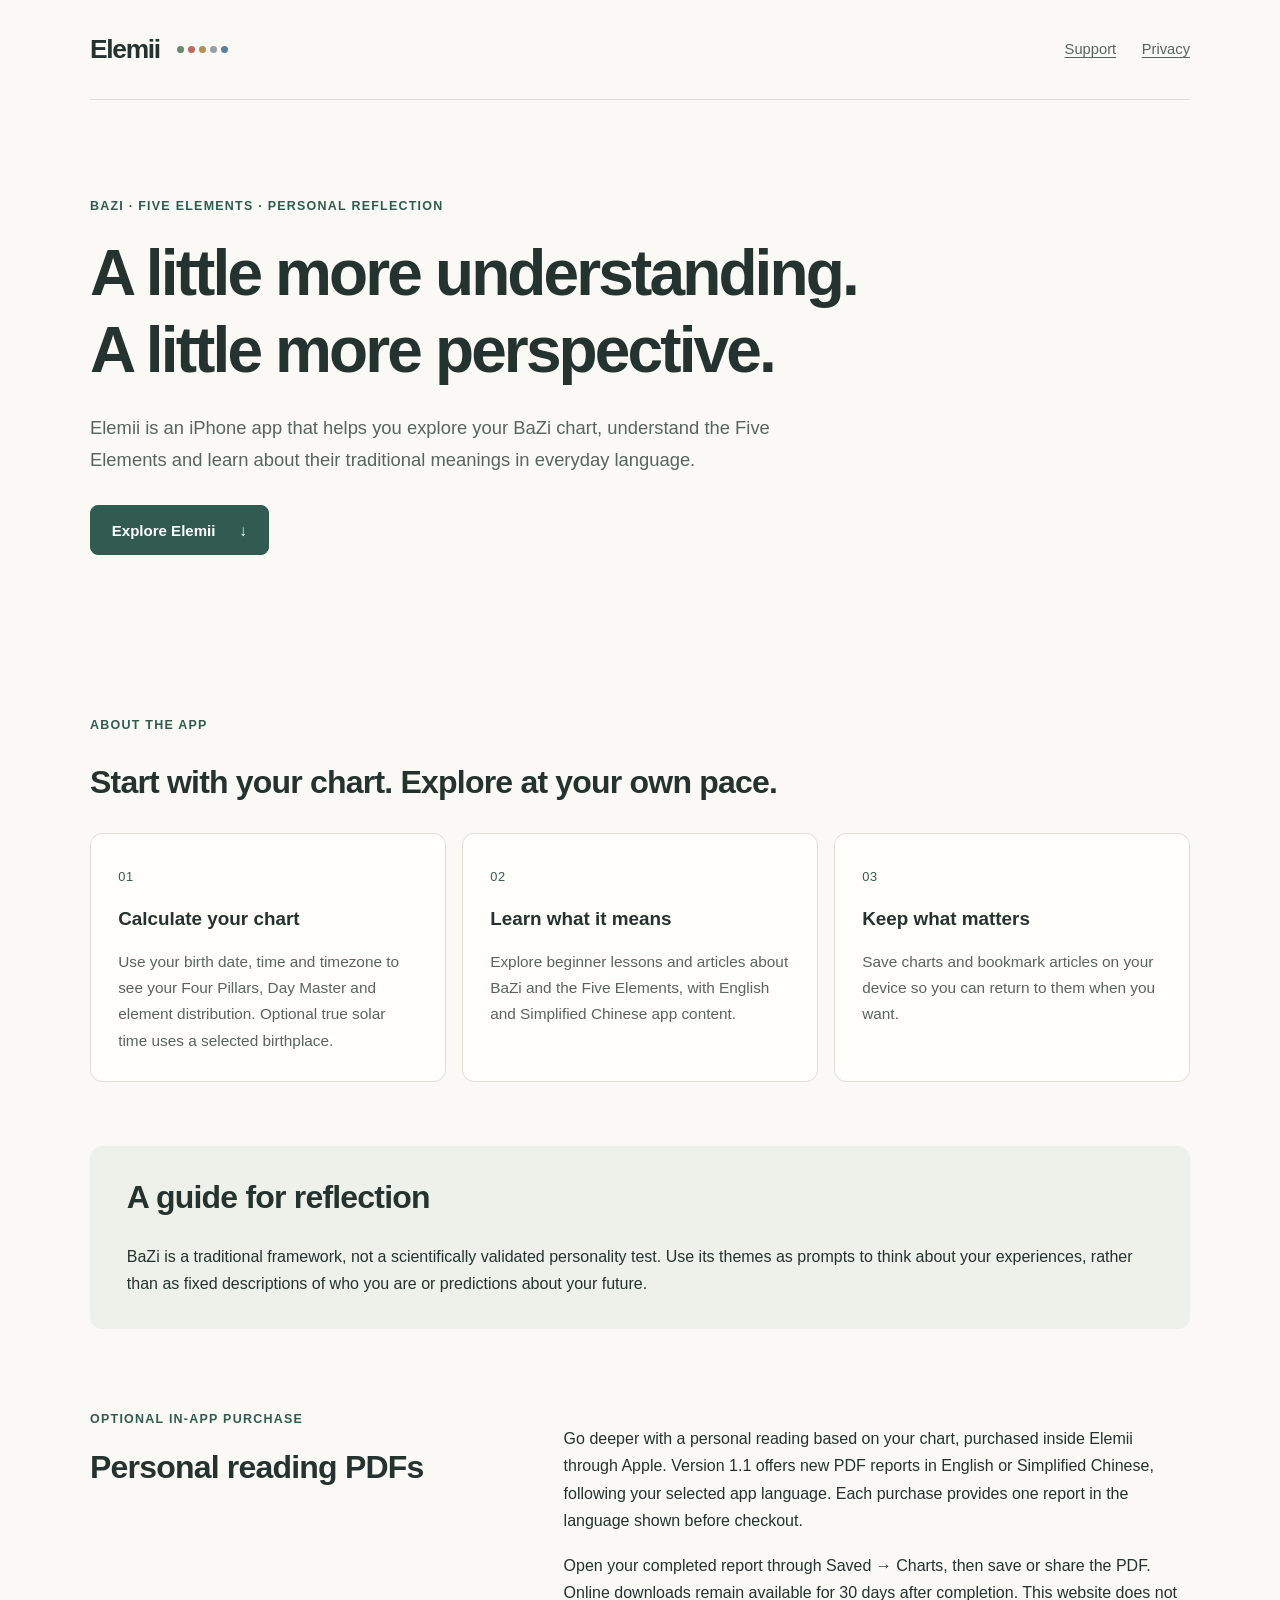
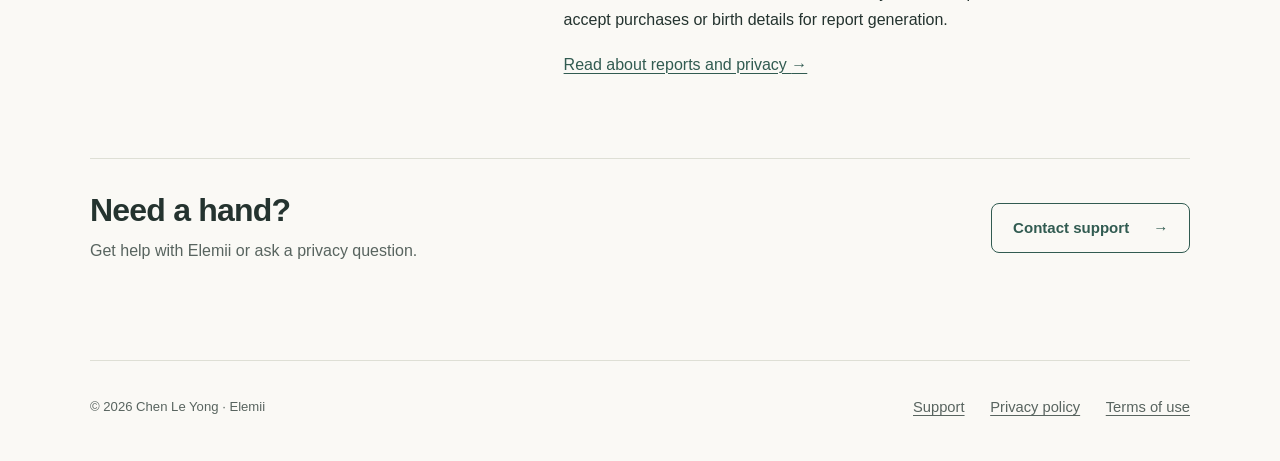
<file: index.html>
<!doctype html>
<html lang="en">
<head>
  <meta charset="utf-8">
  <meta name="viewport" content="width=device-width, initial-scale=1">
  <meta name="description" content="Elemii is an iPhone app for exploring BaZi charts, the Five Elements and traditional themes for personal reflection.">
  <!-- Google Search Console ownership verification. Keep this tag after verification. -->
  <meta name="google-site-verification" content="KrNtBixzUA-XeJLhUFb4iIisvm83Hkbp4ut1INCh5rQ" />
  <title>Elemii — BaZi &amp; the Five Elements</title>
  <link rel="stylesheet" href="styles.css">
</head>
<body>
  <a class="skip-link" href="#main">Skip to content</a>
  <header class="site-header">
    <a class="brand" href="index.html" aria-current="page">Elemii<span class="element-dots" aria-hidden="true"><i></i><i></i><i></i><i></i><i></i></span></a>
    <nav aria-label="Main navigation"><a href="support.html">Support</a><a href="privacy.html">Privacy</a></nav>
  </header>
  <main id="main">
    <section class="hero">
      <p class="eyebrow">BaZi · Five Elements · Personal reflection</p>
      <h1>A little more understanding.<br>A little more perspective.</h1>
      <p class="lead">Elemii is an iPhone app that helps you explore your BaZi chart, understand the Five Elements and learn about their traditional meanings in everyday language.</p>
      <a class="button" href="#about">Explore Elemii <span aria-hidden="true">↓</span></a>
    </section>
    <section id="about" aria-labelledby="about-title">
      <p class="eyebrow">About the app</p>
      <h2 id="about-title">Start with your chart. Explore at your own pace.</h2>
      <div class="cards">
        <article class="card"><span class="number" aria-hidden="true">01</span><h3>Calculate your chart</h3><p>Use your birth date, time and timezone to see your Four Pillars, Day Master and element distribution. Optional true solar time uses a selected birthplace.</p></article>
        <article class="card"><span class="number" aria-hidden="true">02</span><h3>Learn what it means</h3><p>Explore beginner lessons and articles about BaZi and the Five Elements, with English and Simplified Chinese app content.</p></article>
        <article class="card"><span class="number" aria-hidden="true">03</span><h3>Keep what matters</h3><p>Save charts and bookmark articles on your device so you can return to them when you want.</p></article>
      </div>
    </section>
    <section class="note" aria-labelledby="reflection-title">
      <h2 id="reflection-title">A guide for reflection</h2>
      <p>BaZi is a traditional framework, not a scientifically validated personality test. Use its themes as prompts to think about your experiences, rather than as fixed descriptions of who you are or predictions about your future.</p>
    </section>
    <section class="split" aria-labelledby="report-title">
      <div><p class="eyebrow">Optional in-app purchase</p><h2 id="report-title">Personal reading PDFs</h2></div>
      <div><p>Go deeper with a personal reading based on your chart, purchased inside Elemii through Apple. Version 1.1 offers new PDF reports in English or Simplified Chinese, following your selected app language. Each purchase provides one report in the language shown before checkout.</p><p>Open your completed report through Saved → Charts, then save or share the PDF. Online downloads remain available for 30 days after completion. This website does not accept purchases or birth details for report generation.</p><a href="privacy.html#report-tests">Read about reports and privacy <span aria-hidden="true">→</span></a></div>
    </section>
    <section class="contact-strip" aria-labelledby="contact-title"><div><h2 id="contact-title">Need a hand?</h2><p>Get help with Elemii or ask a privacy question.</p></div><a class="button secondary" href="support.html">Contact support <span aria-hidden="true">→</span></a></section>
  </main>
  <footer class="site-footer"><span>© 2026 Chen Le Yong · Elemii</span><nav aria-label="Footer"><a href="support.html">Support</a><a href="privacy.html">Privacy policy</a><a href="terms.html">Terms of use</a></nav></footer>
</body>
</html>
</file>
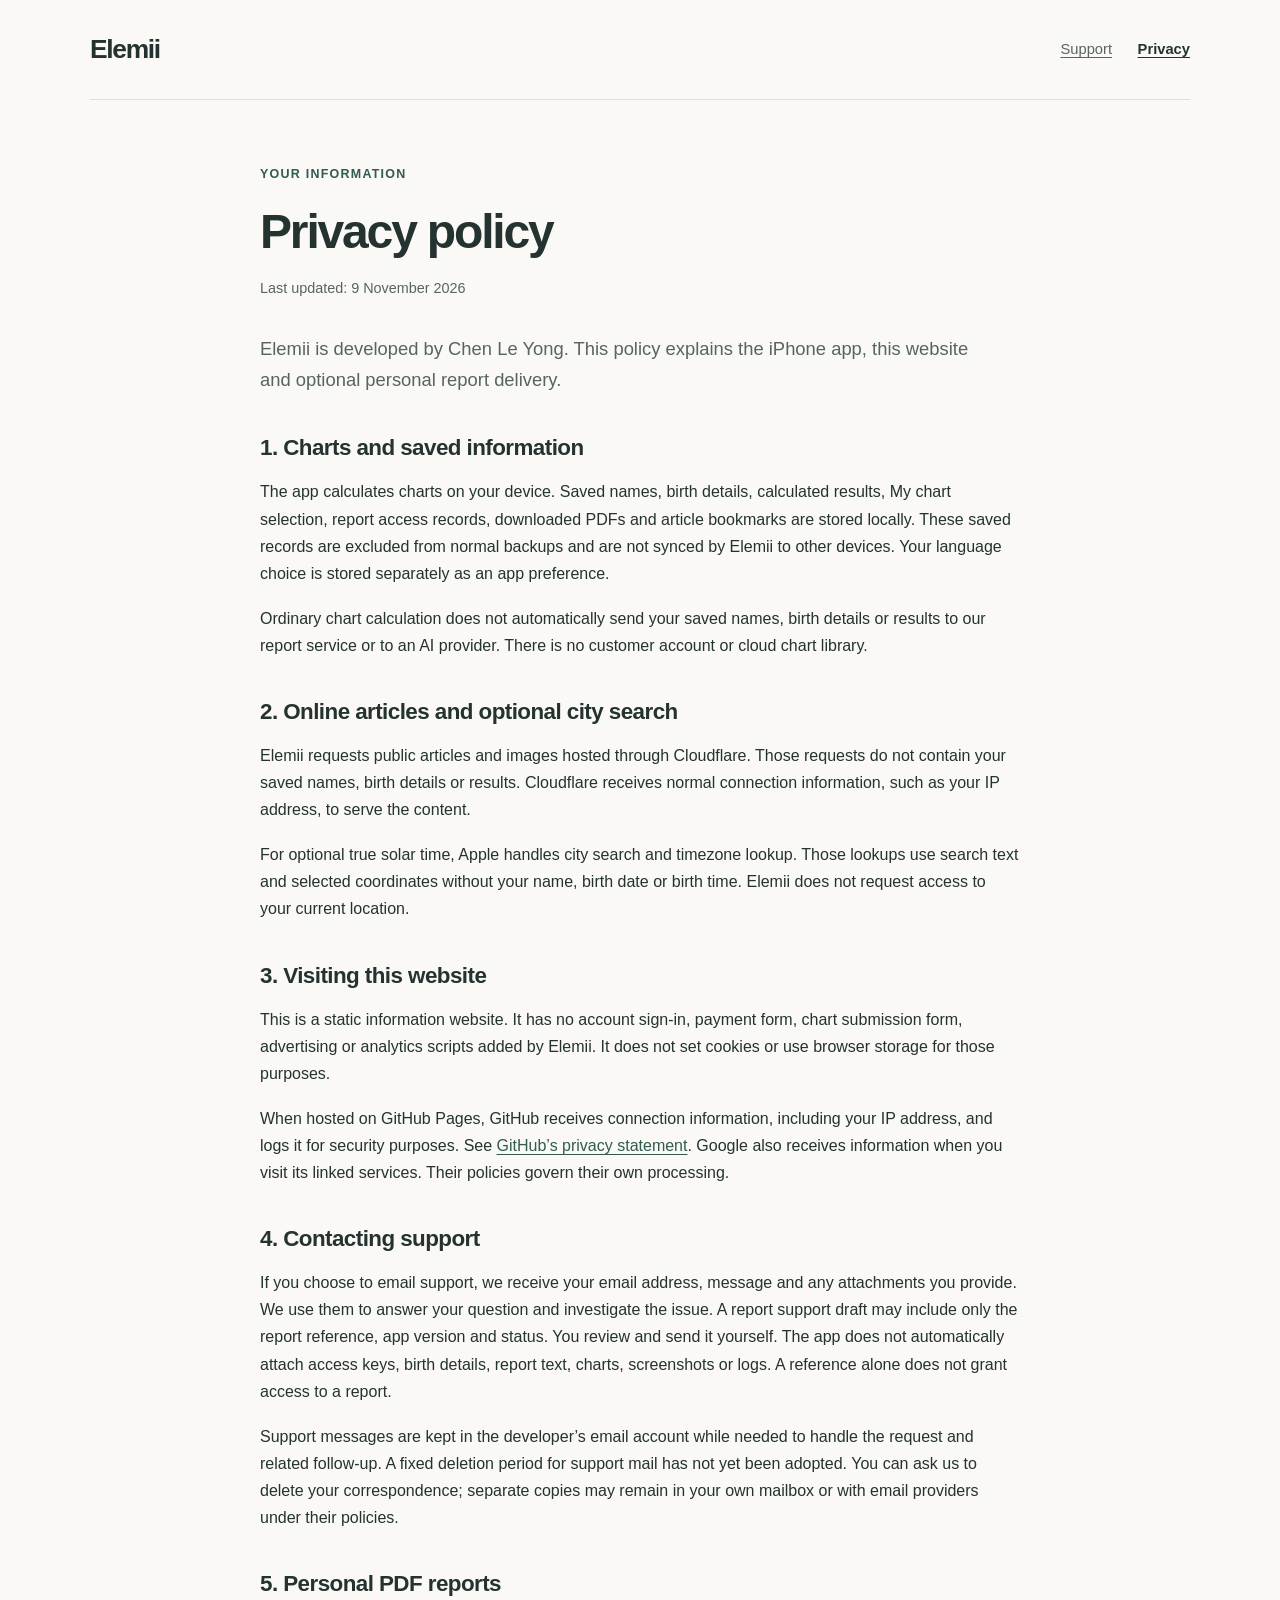
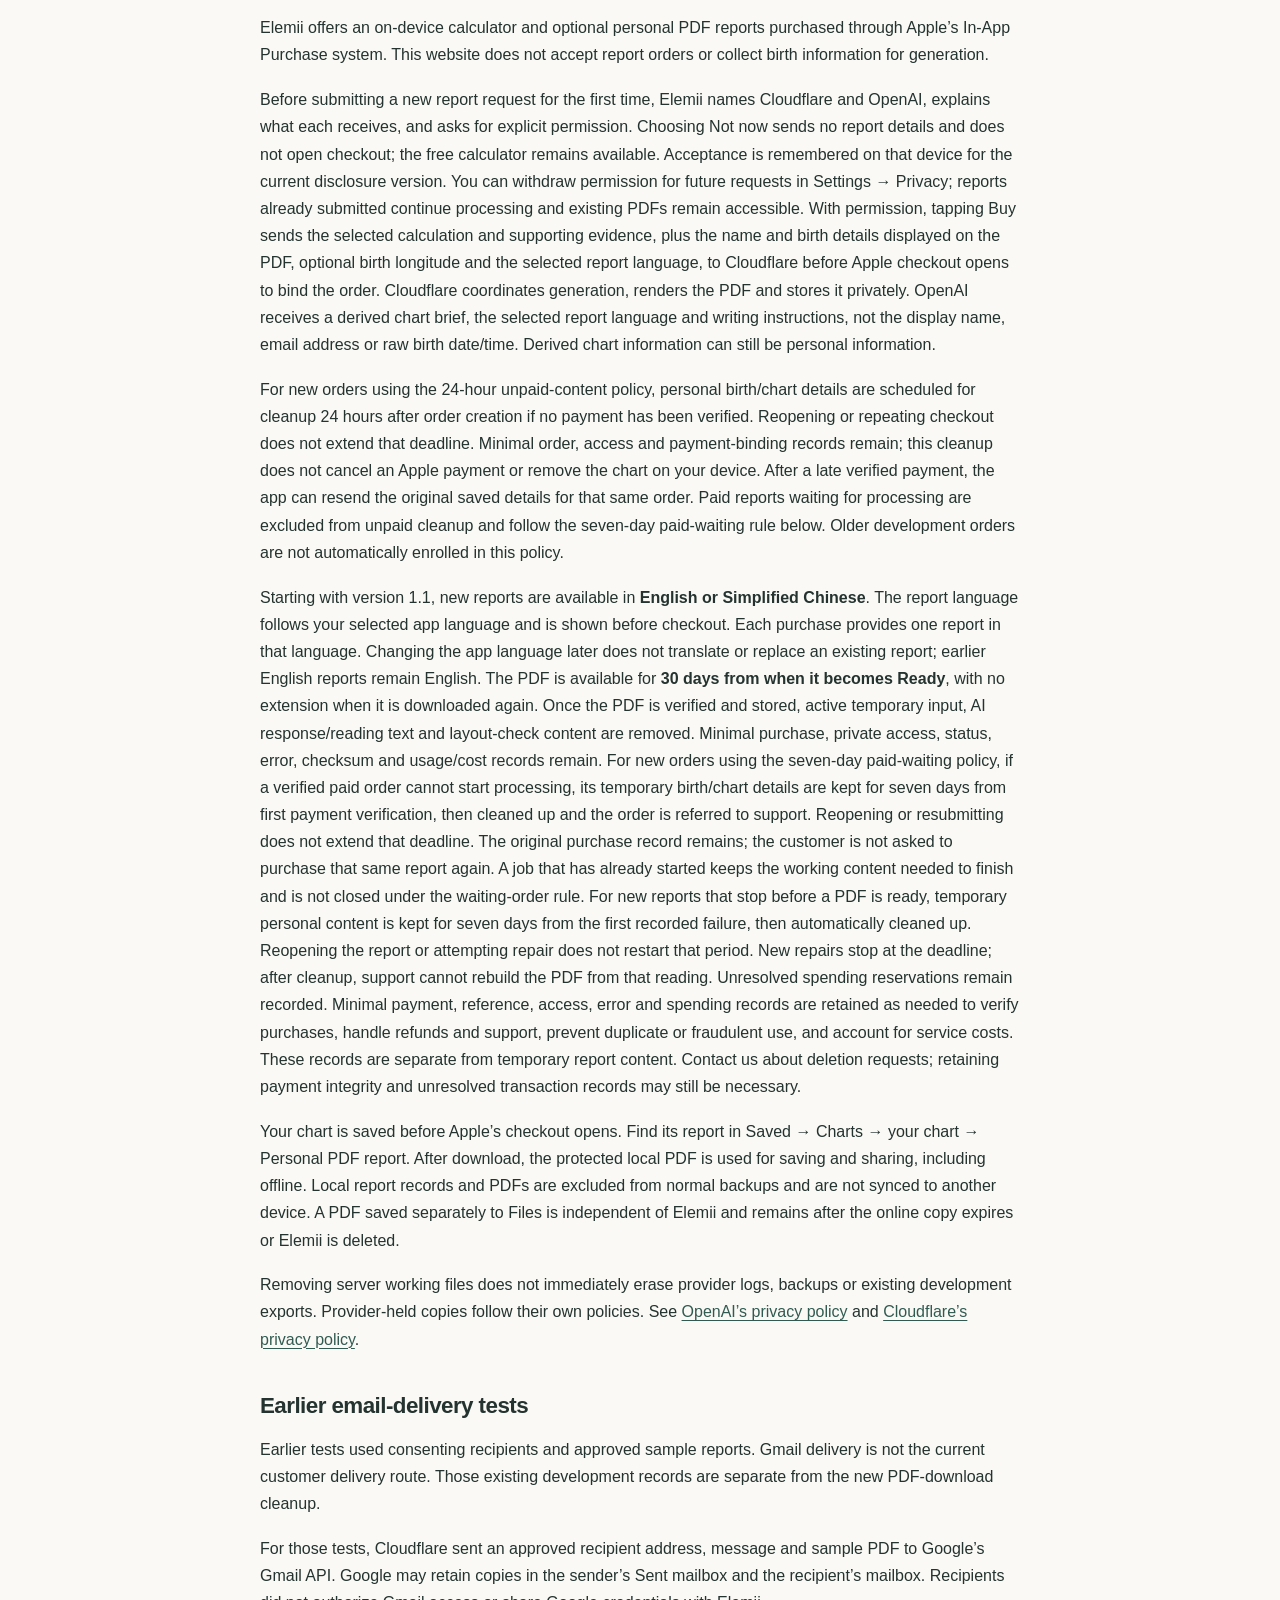
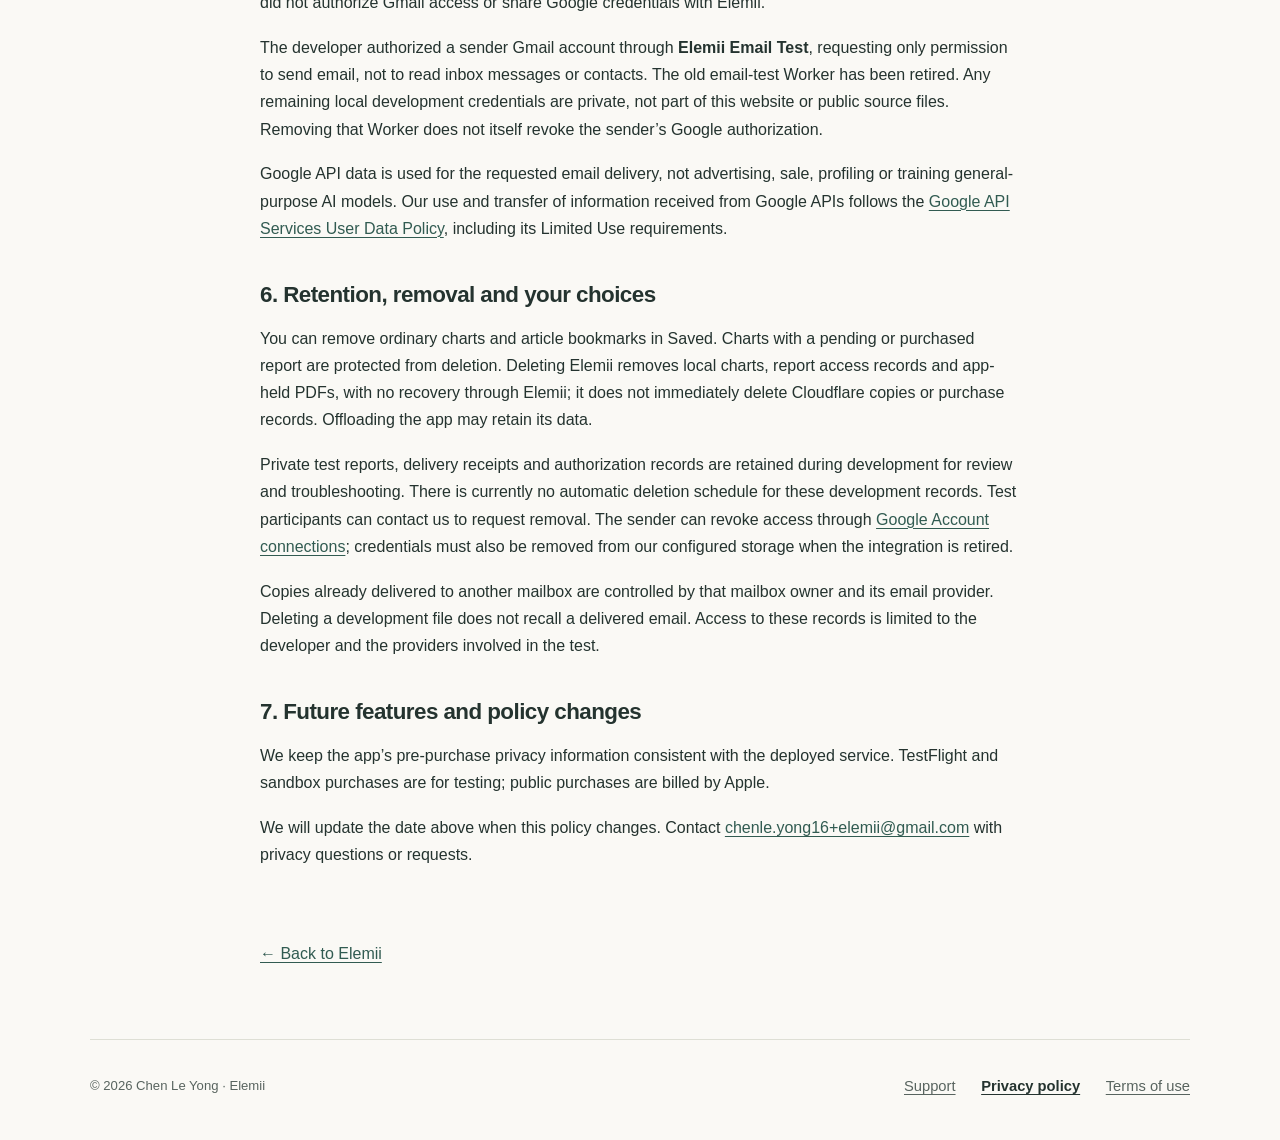
<file: privacy.html>
<!doctype html>
<html lang="en">
<head>
  <meta charset="utf-8">
  <meta name="viewport" content="width=device-width, initial-scale=1">
  <meta name="description" content="How Elemii handles local chart data, PDF reports, support messages and website visits.">
  <title>Privacy policy — Elemii</title>
  <link rel="stylesheet" href="styles.css">
</head>
<body>
  <a class="skip-link" href="#main">Skip to content</a>
  <header class="site-header"><a class="brand" href="index.html">Elemii</a><nav aria-label="Main navigation"><a href="support.html">Support</a><a href="privacy.html" aria-current="page">Privacy</a></nav></header>
  <main id="main" class="document">
    <p class="eyebrow">Your information</p><h1>Privacy policy</h1><p class="updated">Last updated: 9 November 2026</p>
    <p class="lead">Elemii is developed by Chen Le Yong. This policy explains the iPhone app, this website and optional personal report delivery.</p>
    <section><h2>1. Charts and saved information</h2><p>The app calculates charts on your device. Saved names, birth details, calculated results, My chart selection, report access records, downloaded PDFs and article bookmarks are stored locally. These saved records are excluded from normal backups and are not synced by Elemii to other devices. Your language choice is stored separately as an app preference.</p><p>Ordinary chart calculation does not automatically send your saved names, birth details or results to our report service or to an AI provider. There is no customer account or cloud chart library.</p></section>
    <section><h2>2. Online articles and optional city search</h2><p>Elemii requests public articles and images hosted through Cloudflare. Those requests do not contain your saved names, birth details or results. Cloudflare receives normal connection information, such as your IP address, to serve the content.</p><p>For optional true solar time, Apple handles city search and timezone lookup. Those lookups use search text and selected coordinates without your name, birth date or birth time. Elemii does not request access to your current location.</p></section>
    <section><h2>3. Visiting this website</h2><p>This is a static information website. It has no account sign-in, payment form, chart submission form, advertising or analytics scripts added by Elemii. It does not set cookies or use browser storage for those purposes.</p><p>When hosted on GitHub Pages, GitHub receives connection information, including your IP address, and logs it for security purposes. See <a href="https://docs.github.com/en/site-policy/privacy-policies/github-general-privacy-statement">GitHub’s privacy statement</a>. Google also receives information when you visit its linked services. Their policies govern their own processing.</p></section>
    <section><h2>4. Contacting support</h2><p>If you choose to email support, we receive your email address, message and any attachments you provide. We use them to answer your question and investigate the issue. A report support draft may include only the report reference, app version and status. You review and send it yourself. The app does not automatically attach access keys, birth details, report text, charts, screenshots or logs. A reference alone does not grant access to a report.</p><p>Support messages are kept in the developer’s email account while needed to handle the request and related follow-up. A fixed deletion period for support mail has not yet been adopted. You can ask us to delete your correspondence; separate copies may remain in your own mailbox or with email providers under their policies.</p></section>
    <section id="report-tests"><h2>5. Personal PDF reports</h2><p>Elemii offers an on-device calculator and optional personal PDF reports purchased through Apple’s In-App Purchase system. This website does not accept report orders or collect birth information for generation.</p><p>Before submitting a new report request for the first time, Elemii names Cloudflare and OpenAI, explains what each receives, and asks for explicit permission. Choosing Not now sends no report details and does not open checkout; the free calculator remains available. Acceptance is remembered on that device for the current disclosure version. You can withdraw permission for future requests in Settings → Privacy; reports already submitted continue processing and existing PDFs remain accessible. With permission, tapping Buy sends the selected calculation and supporting evidence, plus the name and birth details displayed on the PDF, optional birth longitude and the selected report language, to Cloudflare before Apple checkout opens to bind the order. Cloudflare coordinates generation, renders the PDF and stores it privately. OpenAI receives a derived chart brief, the selected report language and writing instructions, not the display name, email address or raw birth date/time. Derived chart information can still be personal information.</p><p>For new orders using the 24-hour unpaid-content policy, personal birth/chart details are scheduled for cleanup 24 hours after order creation if no payment has been verified. Reopening or repeating checkout does not extend that deadline. Minimal order, access and payment-binding records remain; this cleanup does not cancel an Apple payment or remove the chart on your device. After a late verified payment, the app can resend the original saved details for that same order. Paid reports waiting for processing are excluded from unpaid cleanup and follow the seven-day paid-waiting rule below. Older development orders are not automatically enrolled in this policy.</p><p>Starting with version 1.1, new reports are available in <strong>English or Simplified Chinese</strong>. The report language follows your selected app language and is shown before checkout. Each purchase provides one report in that language. Changing the app language later does not translate or replace an existing report; earlier English reports remain English. The PDF is available for <strong>30 days from when it becomes Ready</strong>, with no extension when it is downloaded again. Once the PDF is verified and stored, active temporary input, AI response/reading text and layout-check content are removed. Minimal purchase, private access, status, error, checksum and usage/cost records remain. For new orders using the seven-day paid-waiting policy, if a verified paid order cannot start processing, its temporary birth/chart details are kept for seven days from first payment verification, then cleaned up and the order is referred to support. Reopening or resubmitting does not extend that deadline. The original purchase record remains; the customer is not asked to purchase that same report again. A job that has already started keeps the working content needed to finish and is not closed under the waiting-order rule. For new reports that stop before a PDF is ready, temporary personal content is kept for seven days from the first recorded failure, then automatically cleaned up. Reopening the report or attempting repair does not restart that period. New repairs stop at the deadline; after cleanup, support cannot rebuild the PDF from that reading. Unresolved spending reservations remain recorded. Minimal payment, reference, access, error and spending records are retained as needed to verify purchases, handle refunds and support, prevent duplicate or fraudulent use, and account for service costs. These records are separate from temporary report content. Contact us about deletion requests; retaining payment integrity and unresolved transaction records may still be necessary.</p><p>Your chart is saved before Apple’s checkout opens. Find its report in Saved → Charts → your chart → Personal PDF report. After download, the protected local PDF is used for saving and sharing, including offline. Local report records and PDFs are excluded from normal backups and are not synced to another device. A PDF saved separately to Files is independent of Elemii and remains after the online copy expires or Elemii is deleted.</p><p>Removing server working files does not immediately erase provider logs, backups or existing development exports. Provider-held copies follow their own policies. See <a href="https://openai.com/policies/privacy-policy/">OpenAI’s privacy policy</a> and <a href="https://www.cloudflare.com/privacypolicy/">Cloudflare’s privacy policy</a>.</p></section>
    <section><h2>Earlier email-delivery tests</h2><p>Earlier tests used consenting recipients and approved sample reports. Gmail delivery is not the current customer delivery route. Those existing development records are separate from the new PDF-download cleanup.</p><p>For those tests, Cloudflare sent an approved recipient address, message and sample PDF to Google’s Gmail API. Google may retain copies in the sender’s Sent mailbox and the recipient’s mailbox. Recipients did not authorize Gmail access or share Google credentials with Elemii.</p><p>The developer authorized a sender Gmail account through <strong>Elemii Email Test</strong>, requesting only permission to send email, not to read inbox messages or contacts. The old email-test Worker has been retired. Any remaining local development credentials are private, not part of this website or public source files. Removing that Worker does not itself revoke the sender’s Google authorization.</p><p>Google API data is used for the requested email delivery, not advertising, sale, profiling or training general-purpose AI models. Our use and transfer of information received from Google APIs follows the <a href="https://developers.google.com/terms/api-services-user-data-policy">Google API Services User Data Policy</a>, including its Limited Use requirements.</p></section>
    <section><h2>6. Retention, removal and your choices</h2><p>You can remove ordinary charts and article bookmarks in Saved. Charts with a pending or purchased report are protected from deletion. Deleting Elemii removes local charts, report access records and app-held PDFs, with no recovery through Elemii; it does not immediately delete Cloudflare copies or purchase records. Offloading the app may retain its data.</p><p>Private test reports, delivery receipts and authorization records are retained during development for review and troubleshooting. There is currently no automatic deletion schedule for these development records. Test participants can contact us to request removal. The sender can revoke access through <a href="https://myaccount.google.com/connections">Google Account connections</a>; credentials must also be removed from our configured storage when the integration is retired.</p><p>Copies already delivered to another mailbox are controlled by that mailbox owner and its email provider. Deleting a development file does not recall a delivered email. Access to these records is limited to the developer and the providers involved in the test.</p></section>
    <section><h2>7. Future features and policy changes</h2><p>We keep the app’s pre-purchase privacy information consistent with the deployed service. TestFlight and sandbox purchases are for testing; public purchases are billed by Apple.</p><p>We will update the date above when this policy changes. Contact <a href="mailto:chenle.yong16+elemii@gmail.com">chenle.yong16+elemii@gmail.com</a> with privacy questions or requests.</p></section>
    <a class="back-link" href="index.html">← Back to Elemii</a>
  </main>
  <footer class="site-footer"><span>© 2026 Chen Le Yong · Elemii</span><nav aria-label="Footer"><a href="support.html">Support</a><a href="privacy.html" aria-current="page">Privacy policy</a><a href="terms.html">Terms of use</a></nav></footer>
</body>
</html>
</file>
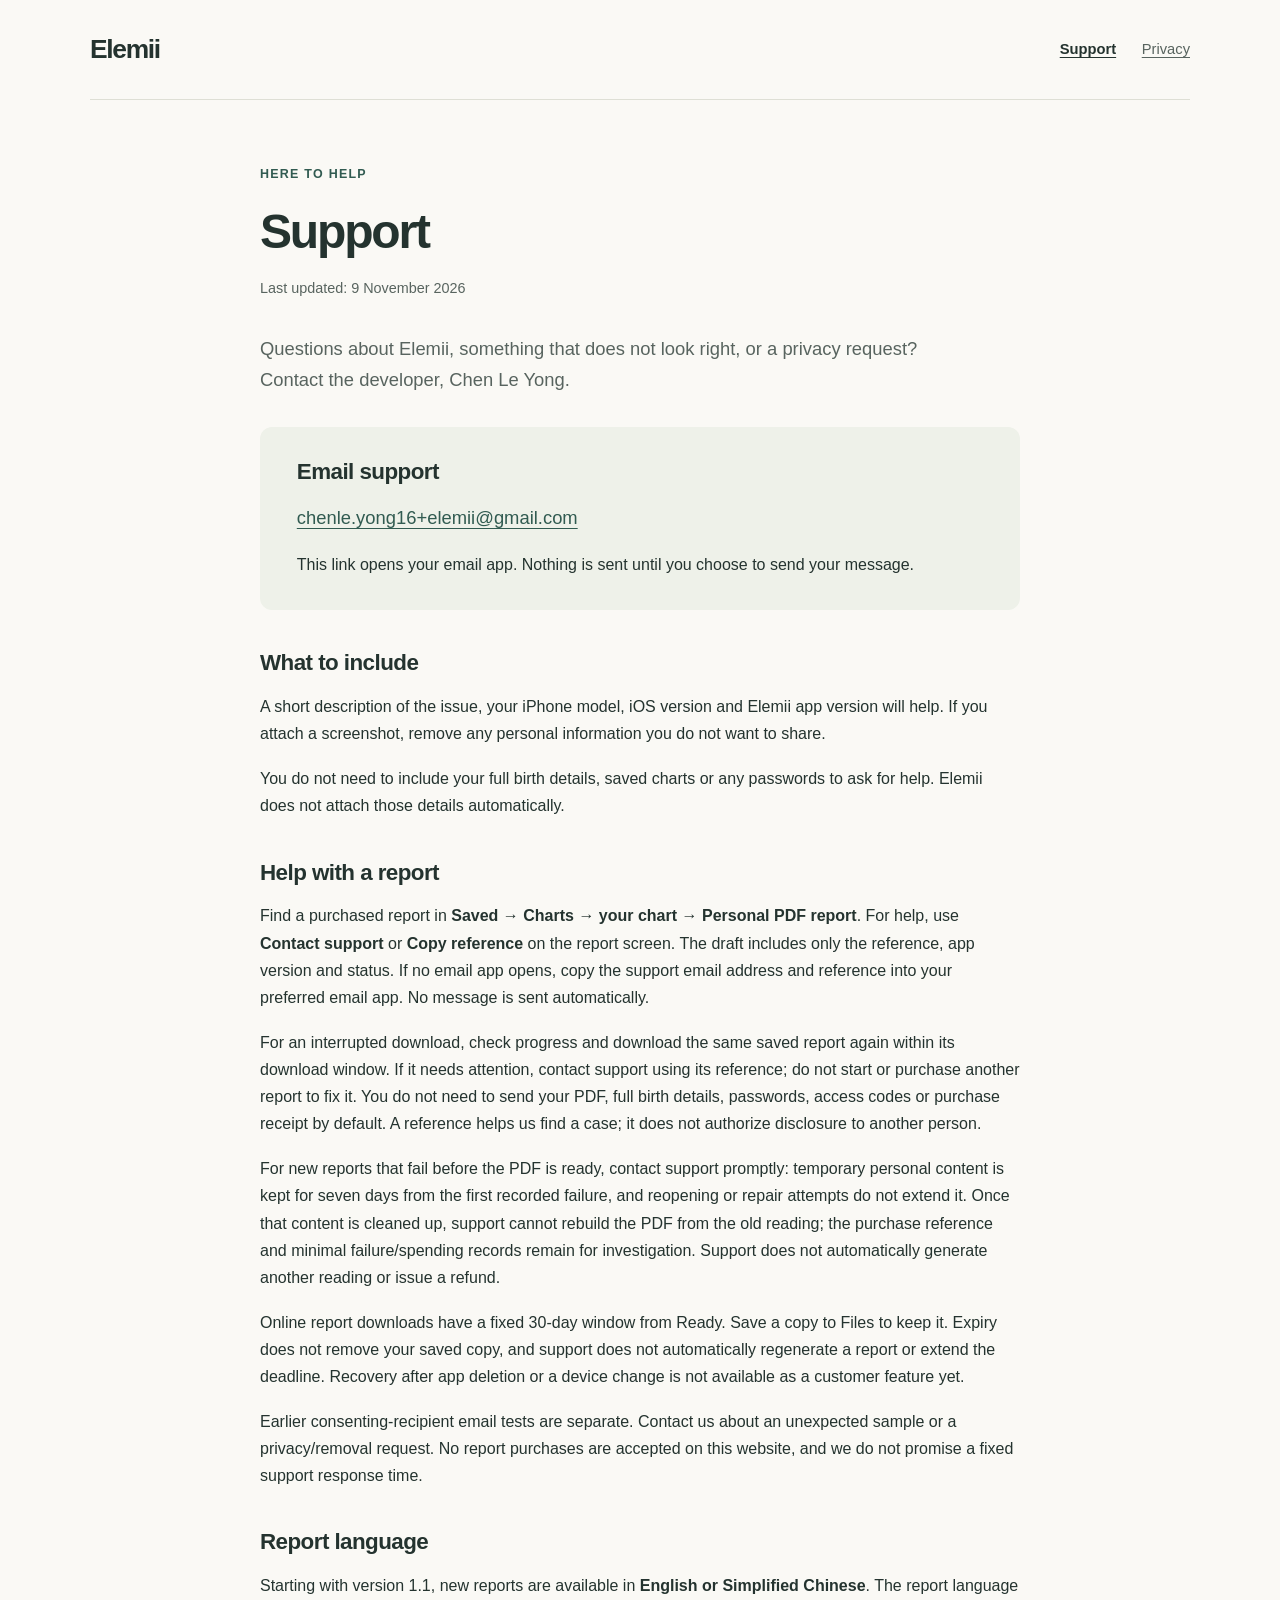
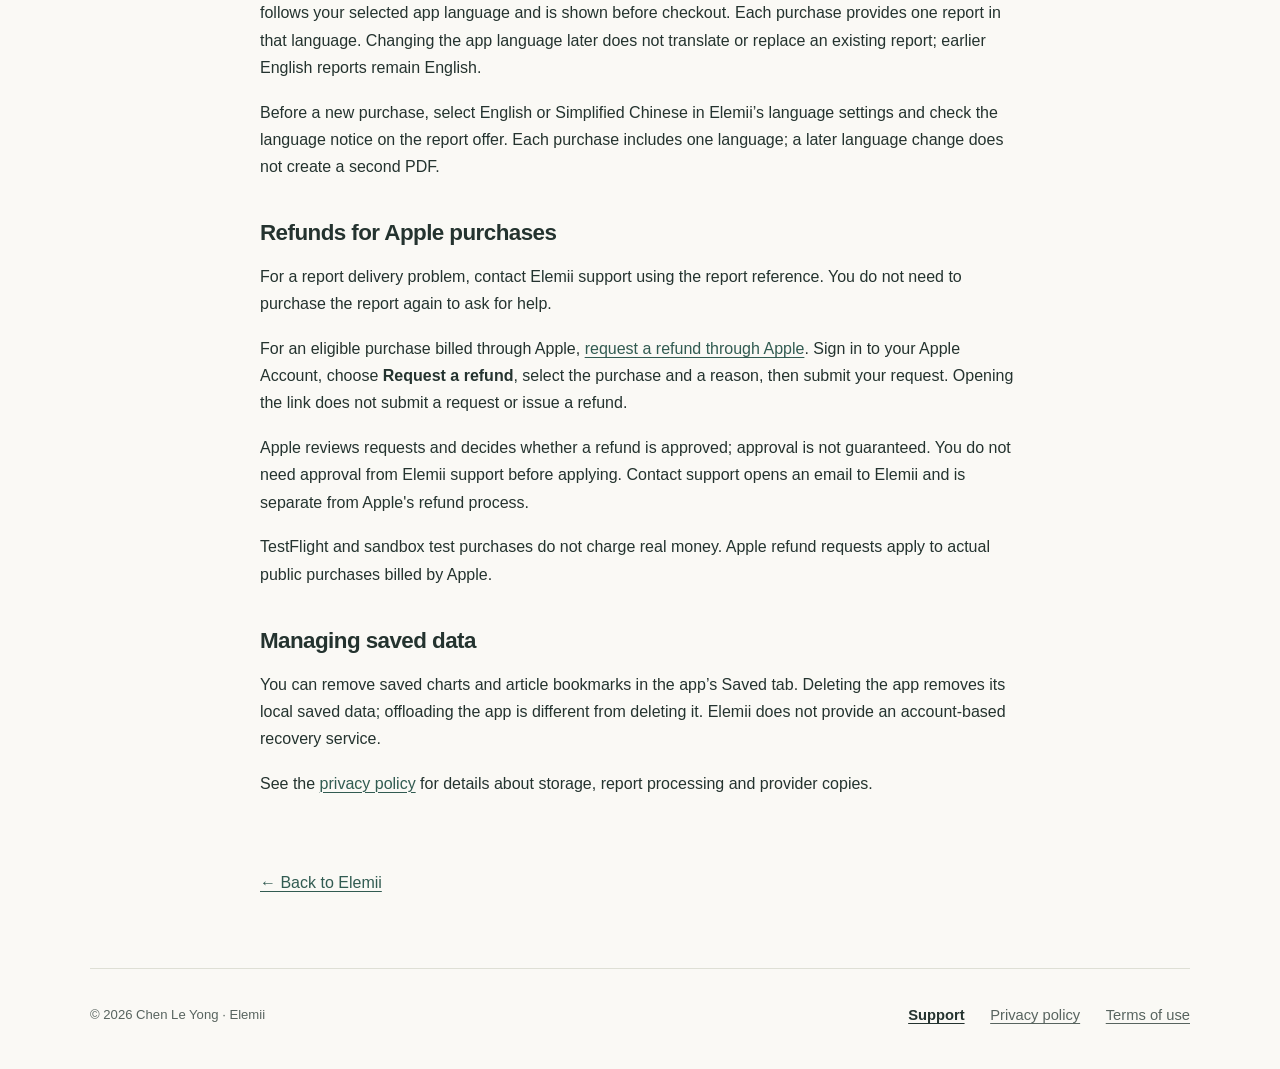
<file: support.html>
<!doctype html>
<html lang="en">
<head>
  <meta charset="utf-8">
  <meta name="viewport" content="width=device-width, initial-scale=1">
  <meta name="description" content="Contact Elemii support for help with the app, chart inputs or privacy questions.">
  <title>Support — Elemii</title>
  <link rel="stylesheet" href="styles.css">
</head>
<body>
  <a class="skip-link" href="#main">Skip to content</a>
  <header class="site-header"><a class="brand" href="index.html">Elemii</a><nav aria-label="Main navigation"><a href="support.html" aria-current="page">Support</a><a href="privacy.html">Privacy</a></nav></header>
  <main id="main" class="document">
    <p class="eyebrow">Here to help</p><h1>Support</h1><p class="updated">Last updated: 9 November 2026</p>
    <p class="lead">Questions about Elemii, something that does not look right, or a privacy request? Contact the developer, Chen Le Yong.</p>
    <div class="note"><h2>Email support</h2><p><a class="email-link" href="mailto:chenle.yong16+elemii@gmail.com">chenle.yong16+elemii@gmail.com</a></p><p>This link opens your email app. Nothing is sent until you choose to send your message.</p></div>
    <section><h2>What to include</h2><p>A short description of the issue, your iPhone model, iOS version and Elemii app version will help. If you attach a screenshot, remove any personal information you do not want to share.</p><p>You do not need to include your full birth details, saved charts or any passwords to ask for help. Elemii does not attach those details automatically.</p></section>
    <section><h2>Help with a report</h2><p>Find a purchased report in <strong>Saved → Charts → your chart → Personal PDF report</strong>. For help, use <strong>Contact support</strong> or <strong>Copy reference</strong> on the report screen. The draft includes only the reference, app version and status. If no email app opens, copy the support email address and reference into your preferred email app. No message is sent automatically.</p><p>For an interrupted download, check progress and download the same saved report again within its download window. If it needs attention, contact support using its reference; do not start or purchase another report to fix it. You do not need to send your PDF, full birth details, passwords, access codes or purchase receipt by default. A reference helps us find a case; it does not authorize disclosure to another person.</p><p>For new reports that fail before the PDF is ready, contact support promptly: temporary personal content is kept for seven days from the first recorded failure, and reopening or repair attempts do not extend it. Once that content is cleaned up, support cannot rebuild the PDF from the old reading; the purchase reference and minimal failure/spending records remain for investigation. Support does not automatically generate another reading or issue a refund.</p><p>Online report downloads have a fixed 30-day window from Ready. Save a copy to Files to keep it. Expiry does not remove your saved copy, and support does not automatically regenerate a report or extend the deadline. Recovery after app deletion or a device change is not available as a customer feature yet.</p><p>Earlier consenting-recipient email tests are separate. Contact us about an unexpected sample or a privacy/removal request. No report purchases are accepted on this website, and we do not promise a fixed support response time.</p></section>
    <section><h2>Report language</h2><p>Starting with version 1.1, new reports are available in <strong>English or Simplified Chinese</strong>. The report language follows your selected app language and is shown before checkout. Each purchase provides one report in that language. Changing the app language later does not translate or replace an existing report; earlier English reports remain English.</p><p>Before a new purchase, select English or Simplified Chinese in Elemii’s language settings and check the language notice on the report offer. Each purchase includes one language; a later language change does not create a second PDF.</p></section>
    <section id="refunds"><h2>Refunds for Apple purchases</h2>
      <p>For a report delivery problem, contact Elemii support using the report reference. You do not need to purchase the report again to ask for help.</p>
      <p>For an eligible purchase billed through Apple, <a href="https://reportaproblem.apple.com/">request a refund through Apple</a>. Sign in to your Apple Account, choose <strong>Request a refund</strong>, select the purchase and a reason, then submit your request. Opening the link does not submit a request or issue a refund.</p>
      <p>Apple reviews requests and decides whether a refund is approved; approval is not guaranteed. You do not need approval from Elemii support before applying. Contact support opens an email to Elemii and is separate from Apple's refund process.</p>
      <p>TestFlight and sandbox test purchases do not charge real money. Apple refund requests apply to actual public purchases billed by Apple.</p>
    </section>
    <section><h2>Managing saved data</h2><p>You can remove saved charts and article bookmarks in the app’s Saved tab. Deleting the app removes its local saved data; offloading the app is different from deleting it. Elemii does not provide an account-based recovery service.</p><p>See the <a href="privacy.html">privacy policy</a> for details about storage, report processing and provider copies.</p></section>
    <a class="back-link" href="index.html">← Back to Elemii</a>
  </main>
  <footer class="site-footer"><span>© 2026 Chen Le Yong · Elemii</span><nav aria-label="Footer"><a href="support.html" aria-current="page">Support</a><a href="privacy.html">Privacy policy</a><a href="terms.html">Terms of use</a></nav></footer>
</body>
</html>
</file>
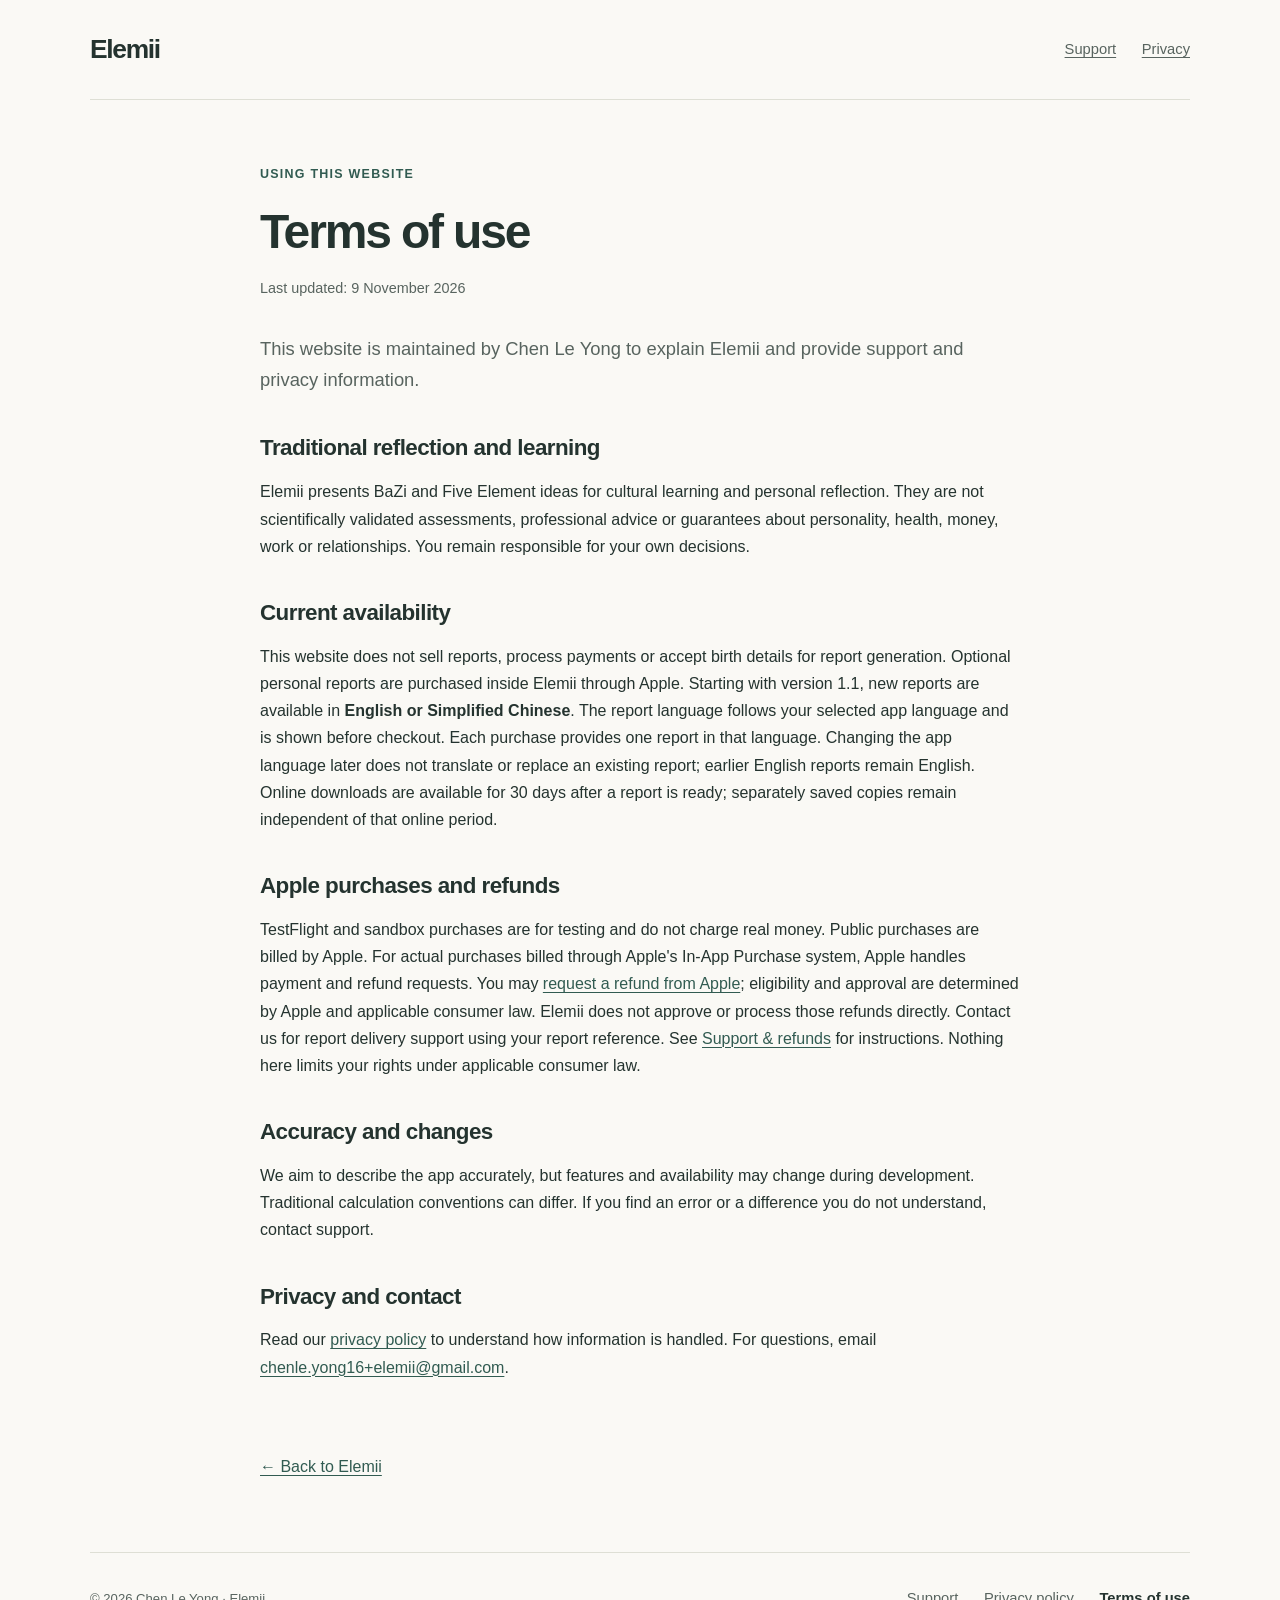
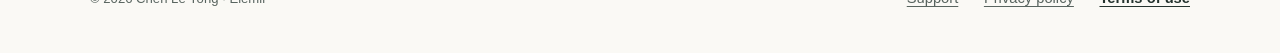
<file: terms.html>
<!doctype html>
<html lang="en">
<head>
  <meta charset="utf-8">
  <meta name="viewport" content="width=device-width, initial-scale=1">
  <meta name="description" content="Terms for using the Elemii information website and its traditional BaZi learning content.">
  <title>Terms of use — Elemii</title>
  <link rel="stylesheet" href="styles.css">
</head>
<body>
  <a class="skip-link" href="#main">Skip to content</a>
  <header class="site-header"><a class="brand" href="index.html">Elemii</a><nav aria-label="Main navigation"><a href="support.html">Support</a><a href="privacy.html">Privacy</a></nav></header>
  <main id="main" class="document">
    <p class="eyebrow">Using this website</p><h1>Terms of use</h1><p class="updated">Last updated: 9 November 2026</p>
    <p class="lead">This website is maintained by Chen Le Yong to explain Elemii and provide support and privacy information.</p>
    <section><h2>Traditional reflection and learning</h2><p>Elemii presents BaZi and Five Element ideas for cultural learning and personal reflection. They are not scientifically validated assessments, professional advice or guarantees about personality, health, money, work or relationships. You remain responsible for your own decisions.</p></section>
    <section><h2>Current availability</h2><p>This website does not sell reports, process payments or accept birth details for report generation. Optional personal reports are purchased inside Elemii through Apple. Starting with version 1.1, new reports are available in <strong>English or Simplified Chinese</strong>. The report language follows your selected app language and is shown before checkout. Each purchase provides one report in that language. Changing the app language later does not translate or replace an existing report; earlier English reports remain English. Online downloads are available for 30 days after a report is ready; separately saved copies remain independent of that online period.</p></section>
    <section><h2>Apple purchases and refunds</h2><p>TestFlight and sandbox purchases are for testing and do not charge real money. Public purchases are billed by Apple. For actual purchases billed through Apple's In-App Purchase system, Apple handles payment and refund requests. You may <a href="https://reportaproblem.apple.com/">request a refund from Apple</a>; eligibility and approval are determined by Apple and applicable consumer law. Elemii does not approve or process those refunds directly. Contact us for report delivery support using your report reference. See <a href="support.html#refunds">Support &amp; refunds</a> for instructions. Nothing here limits your rights under applicable consumer law.</p></section>
    <section><h2>Accuracy and changes</h2><p>We aim to describe the app accurately, but features and availability may change during development. Traditional calculation conventions can differ. If you find an error or a difference you do not understand, contact support.</p></section>
    <section><h2>Privacy and contact</h2><p>Read our <a href="privacy.html">privacy policy</a> to understand how information is handled. For questions, email <a href="mailto:chenle.yong16+elemii@gmail.com">chenle.yong16+elemii@gmail.com</a>.</p></section>
    <a class="back-link" href="index.html">← Back to Elemii</a>
  </main>
  <footer class="site-footer"><span>© 2026 Chen Le Yong · Elemii</span><nav aria-label="Footer"><a href="support.html">Support</a><a href="privacy.html">Privacy policy</a><a href="terms.html" aria-current="page">Terms of use</a></nav></footer>
</body>
</html>
</file>
<file: styles.css>
:root {
  color-scheme: light;
  --paper: #faf9f5;
  --ink: #24332f;
  --muted: #58645f;
  --line: #dedfd5;
  --accent: #315b51;
  --tint: #eef1e9;
}
* { box-sizing: border-box; }
html { scroll-padding-top: 2rem; }
body { margin: 0; background: var(--paper); color: var(--ink); font: 1rem/1.7 -apple-system, BlinkMacSystemFont, "Segoe UI", sans-serif; }
a { color: var(--accent); text-underline-offset: .2em; text-decoration-thickness: 1px; }
a:hover { text-decoration-thickness: 2px; }
a:focus-visible { outline: 3px solid var(--accent); outline-offset: 5px; border-radius: 3px; }
.site-header, main, .site-footer { width: min(1100px, calc(100% - 4rem)); margin-inline: auto; }
.site-header { display: flex; align-items: center; justify-content: space-between; min-height: 100px; gap: 1.5rem; border-bottom: 1px solid var(--line); }
.brand { display: inline-flex; align-items: center; gap: 1.1rem; color: var(--ink); font-size: 1.65rem; font-weight: 650; letter-spacing: -.05em; text-decoration: none; }
nav { display: flex; align-items: center; flex-wrap: wrap; gap: 1.6rem; }
nav a { display: inline-flex; align-items: center; min-height: 44px; color: var(--muted); font-size: .92rem; }
nav a[aria-current="page"] { color: var(--ink); font-weight: 650; }
.element-dots { display: flex; gap: 4px; }
.element-dots i { width: 7px; height: 7px; border-radius: 50%; background: #68866b; }
.element-dots i:nth-child(2) { background: #bc6960; }
.element-dots i:nth-child(3) { background: #b29154; }
.element-dots i:nth-child(4) { background: #959fa7; }
.element-dots i:nth-child(5) { background: #5c7f9e; }
.hero { padding: 6rem 0; max-width: 870px; }
.eyebrow { color: var(--accent); font-size: .78rem; font-weight: 650; letter-spacing: .1em; text-transform: uppercase; }
h1, h2, h3 { line-height: 1.2; text-wrap: balance; }
h1 { margin: 1rem 0 1.5rem; font-size: clamp(2.3rem, 5.1vw, 4rem); font-weight: 550; letter-spacing: -.045em; }
h2 { font-size: clamp(1.45rem, 2.5vw, 2rem); font-weight: 550; letter-spacing: -.025em; }
h3 { font-size: 1.18rem; font-weight: 600; }
p { margin: 0 0 1.1rem; }
.lead { max-width: 710px; color: var(--muted); font-size: 1.15rem; }
.button { display: inline-flex; justify-content: center; align-items: center; gap: 1.5rem; min-height: 48px; padding: .7rem 1.3rem; margin-top: .8rem; border: 1px solid var(--accent); border-radius: 8px; background: var(--accent); color: white; font-size: .94rem; font-weight: 550; text-decoration: none; }
.button:hover { background: #24473f; }
.button.secondary { margin: 0; background: transparent; color: var(--accent); }
.button.secondary:hover { background: #e3e8dc; }
main > section { margin-bottom: 4rem; }
.cards { display: grid; grid-template-columns: repeat(3, 1fr); gap: 1rem; margin-top: 2rem; }
.card { padding: 1.7rem; border: 1px solid var(--line); border-radius: 12px; background: #fffefa; }
.card p { margin-bottom: 0; color: var(--muted); font-size: .96rem; }
.number { color: var(--accent); font-size: .8rem; letter-spacing: .06em; }
.note { padding: 2rem 2.3rem; border-radius: 12px; background: var(--tint); }
.note h2 { margin-top: 0; }
.note p:last-child { margin-bottom: 0; }
.split { display: grid; grid-template-columns: 1fr 1.5fr; gap: 3.5rem; padding-block: 1rem; }
.split h2 { margin-top: .6rem; }
.split > div:last-child { padding-top: 1rem; }
.contact-strip { display: flex; justify-content: space-between; align-items: center; gap: 2rem; padding: 2rem 0; border-top: 1px solid var(--line); }
.contact-strip h2 { margin-top: 0; margin-bottom: .5rem; }
.contact-strip p { margin-bottom: 0; color: var(--muted); }
.site-footer { display: flex; justify-content: space-between; align-items: center; flex-wrap: wrap; gap: 1rem; padding-block: 1.5rem 2rem; border-top: 1px solid var(--line); font-size: .82rem; color: var(--muted); }
.document { max-width: 760px; padding-block: 4rem; }
.document h1 { font-size: clamp(2.3rem, 5vw, 3rem); }
.document section { margin-block: 2.5rem; }
.document h2 { font-size: 1.4rem; margin-bottom: 1rem; }
.document .note { margin-block: 2rem; }
.updated { color: var(--muted); font-size: .9rem; margin-top: -.5rem; margin-bottom: 2rem; }
.email-link { font-size: 1.15rem; overflow-wrap: anywhere; }
.back-link { display: inline-block; margin-top: 1.5rem; padding-block: .5rem; }
.skip-link { position: absolute; top: -100px; left: 1rem; padding: .7rem 1rem; background: white; z-index: 2; }
.skip-link:focus { top: 1rem; }
@media (max-width: 700px) {
  .site-header, main, .site-footer { width: calc(100% - 2.5rem); }
  .site-header { min-height: 84px; gap: .75rem; }
  .brand { gap: .7rem; font-size: 1.4rem; }
  .site-header nav { gap: 1rem; }
  .hero { padding: 3.5rem 0 2rem; }
  .cards, .split { grid-template-columns: 1fr; }
  .split { gap: .3rem; }
  .card { padding: 1.4rem; }
  .note { padding: 1.5rem; }
  main > section { margin-bottom: 2.5rem; }
  .contact-strip { align-items: flex-start; flex-direction: column; gap: 1rem; }
  .document { padding-block: 2.5rem; }
  .site-footer { align-items: flex-start; flex-direction: column; }
  .site-footer nav { gap: 1.2rem; }
}
</file>
